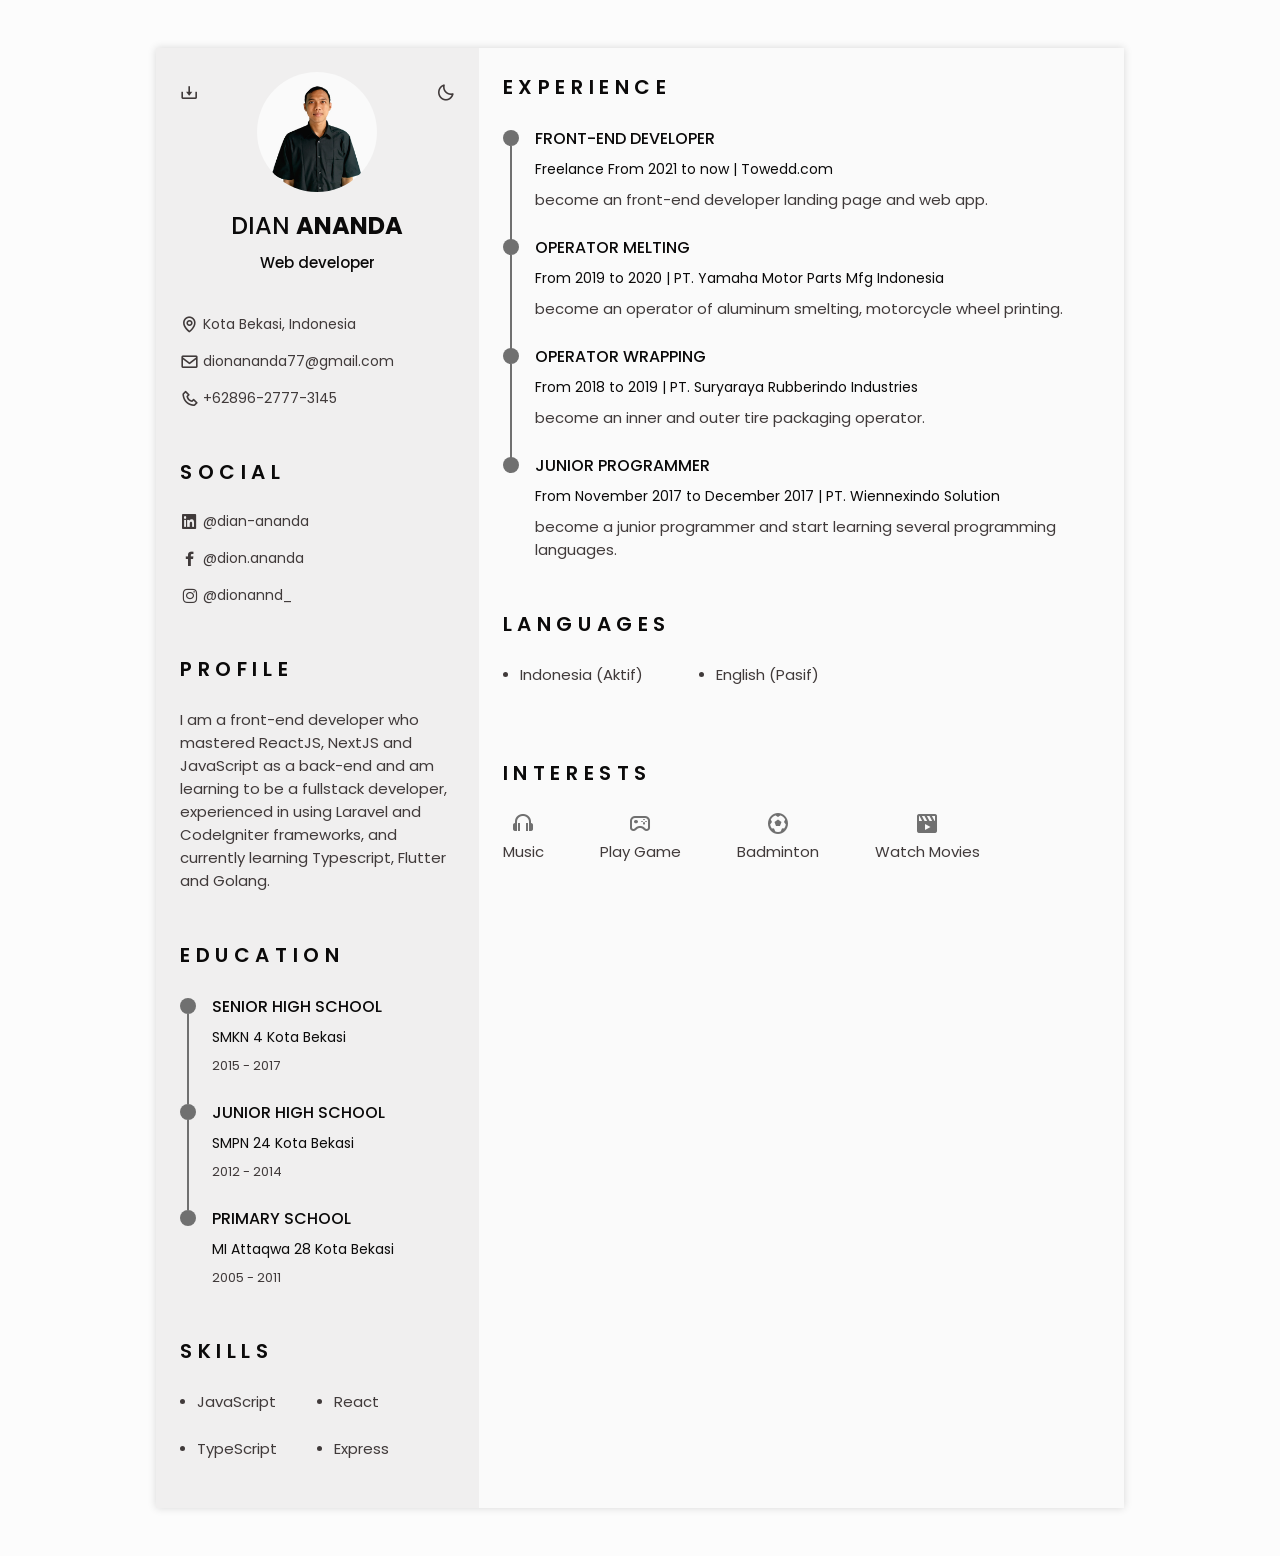
<file: index.html>
<!DOCTYPE html>
<html lang="en">
  <head>
    <meta charset="UTF-8" />
    <meta name="viewport" content="width=device-width, initial-scale=1" />
    <link
      href="https://unpkg.com/boxicons@2.1.2/css/boxicons.min.css"
      rel="stylesheet"
    />
    <title>Dian Ananda</title>
    <link href="assets/css/styles.css" rel="stylesheet" />
  </head>
  <body>
    <!-- Header -->
    <header class="l-header" id="header">
      <nav class="nav bd-container">
        <a href="#" class="nav__logo">Dian Ananda</a>

        <div class="nav__menu" id="nav-menu">
          <ul class="nav__list">
            <li class="nav__item">
              <a href="#home" class="nav__link">
                <i class="bx bx-home nav__icon"></i>Home
              </a>
            </li>

            <li class="nav__item">
              <a href="#profile" class="nav__link">
                <i class="bx bx-user nav__icon"></i>Profile
              </a>
            </li>

            <li class="nav__item">
              <a href="#education" class="nav__link">
                <i class="bx bx-book nav__icon"></i>Education
              </a>
            </li>

            <li class="nav__item">
              <a href="#skills" class="nav__link">
                <i class="bx bx-receipt nav__icon"></i>Skills
              </a>
            </li>

            <li class="nav__item">
              <a href="#experience" class="nav__link">
                <i class="bx bx-briefcase nav__icon"></i>Experience
              </a>
            </li>
          </ul>
        </div>

        <div class="nav__toggle" id="nav-toggle">
          <i class="bx bx-grid-alt"></i>
        </div>
      </nav>
    </header>

    <!-- Main -->
    <main class="l-main bd-container">
      <div class="resume" id="area-cv">
        <div class="resume__left">
          <!-- Home -->
          <section class="home" id="home">
            <div class="home__container section bd-grid">
              <div class="home__data bd-grid">
                <img src="assets/img/Profile.jpg" alt="" class="home__img" />

                <h1 class="home__title">DIAN <b>ANANDA</b></h1>
                <h3 class="home__profession">Web developer</h3>

                <div>
                  <a
                    download=""
                    href="assets/download/Resume_Dian-Ananda.pdf"
                    class="home__button-movil"
                  >
                    Download
                  </a>
                </div>
              </div>

              <div class="home__address bd-grid">
                <span class="home__information">
                  <i class="bx bx-map home__icon"></i> Kota Bekasi, Indonesia
                </span>
                <span class="home__information">
                  <i class="bx bx-envelope home__icon"></i>
                  dionananda77@gmail.com
                </span>
                <span class="home__information">
                  <i class="bx bx-phone home__icon"></i> +62896-2777-3145
                </span>
              </div>
            </div>

            <!-- Dark Mode -->
            <i
              class="bx bx-moon change-theme"
              title="Theme"
              id="theme-button"
            ></i>

            <i
              class="bx bx-download generate-pdf"
              title="Generate PDF"
              id="resume-button"
            ></i>
          </section>

          <!-- Social -->
          <section class="social section">
            <h2 class="section-title">SOCIAL</h2>

            <div class="social__container bd-grid">
              <a
                href="https://www.linkedin.com/in/dian-ananda-552a79152/"
                target="_blank"
                class="social__link"
              >
                <i class="bx bxl-linkedin-square social__icon"></i> @dian-ananda
              </a>

              <a
                href="https://www.facebook.com/dion.ananda"
                target="_blank"
                class="social__link"
              >
                <i class="bx bxl-facebook social__icon"></i> @dion.ananda
              </a>

              <a
                href="https://www.instagram.com/dionannd_/"
                target="_blank"
                class="social__link"
              >
                <i class="bx bxl-instagram social__icon"></i> @dionannd_
              </a>
            </div>
          </section>

          <!-- Profile -->
          <section class="profile section" id="profile">
            <h2 class="section-title">Profile</h2>

            <p class="profile__description">
              I am a front-end developer who mastered ReactJS, NextJS and
              JavaScript as a back-end and am learning to be a fullstack
              developer, experienced in using Laravel and CodeIgniter
              frameworks, and currently learning Typescript, Flutter and Golang.
            </p>
          </section>

          <!-- Education -->
          <section class="education section" id="education">
            <h2 class="section-title">Education</h2>

            <div class="education__container bd-grid">
              <div class="education__content">
                <div class="education__time">
                  <span class="education__rounder"></span>
                  <span class="education__line"></span>
                </div>

                <div class="education__data bd-grid">
                  <h3 class="education__title">SENIOR HIGH SCHOOL</h3>
                  <span class="education__studies">SMKN 4 Kota Bekasi</span>
                  <span class="education__year">2015 - 2017</span>
                </div>
              </div>

              <div class="education__content">
                <div class="education__time">
                  <span class="education__rounder"></span>
                  <span class="education__line"></span>
                </div>

                <div class="education__data bd-grid">
                  <h3 class="education__title">JUNIOR HIGH SCHOOL</h3>
                  <span class="education__studies">SMPN 24 Kota Bekasi</span>
                  <span class="education__year">2012 - 2014</span>
                </div>
              </div>

              <div class="education__content">
                <div class="education__time">
                  <span class="education__rounder"></span>
                </div>

                <div class="education__data bd-grid">
                  <h3 class="education__title">PRIMARY SCHOOL</h3>
                  <span class="education__studies"
                    >MI Attaqwa 28 Kota Bekasi</span
                  >
                  <span class="education__year">2005 - 2011</span>
                </div>
              </div>
            </div>
          </section>

          <!-- Skill -->
          <section class="skill section" id="skills">
            <h2 class="section-title">Skills</h2>

            <div class="skills__content bd-grid">
              <ul class="skills__data">
                <li class="skills__name">
                  <span class="skills__circle"></span> JavaScript
                </li>
                <li class="skills__name">
                  <span class="skills__circle"></span> TypeScript
                </li>
              </ul>
              <ul class="skills__data">
                <li class="skills__name">
                  <span class="skills__circle"></span> React
                </li>
                <li class="skills__name">
                  <span class="skills__circle"></span> Express
                </li>
              </ul>
            </div>
          </section>
        </div>

        <div class="resume__right">
          <!-- Experience -->
          <section class="experience section" id="experience">
            <h2 class="section-title">Experience</h2>

            <div class="experience__container bd-grid">
              <div class="experience__content">
                <div class="experience__time">
                  <span class="experience__rounder"></span>
                  <span class="experience__line"></span>
                </div>

                <div class="experience__data bd-grid">
                  <h3 class="experience__title">FRONT-END DEVELOPER</h3>
                  <span class="experience__company"
                    >Freelance From 2021 to now | Towedd.com</span
                  >
                  <p class="experience__description">
                    become an front-end developer landing page and web app.
                  </p>
                </div>
              </div>

              <div class="experience__content">
                <div class="experience__time">
                  <span class="experience__rounder"></span>
                  <span class="experience__line"></span>
                </div>

                <div class="experience__data bd-grid">
                  <h3 class="experience__title">OPERATOR MELTING</h3>
                  <span class="experience__company"
                    >From 2019 to 2020 | PT. Yamaha Motor Parts Mfg
                    Indonesia</span
                  >
                  <p class="experience__description">
                    become an operator of aluminum smelting, motorcycle wheel
                    printing.
                  </p>
                </div>
              </div>

              <div class="experience__content">
                <div class="experience__time">
                  <span class="experience__rounder"></span>
                  <span class="experience__line"></span>
                </div>

                <div class="experience__data bd-grid">
                  <h3 class="experience__title">OPERATOR WRAPPING</h3>
                  <span class="experience__company"
                    >From 2018 to 2019 | PT. Suryaraya Rubberindo
                    Industries</span
                  >
                  <p class="experience__description">
                    become an inner and outer tire packaging operator.
                  </p>
                </div>
              </div>

              <div class="experience__content">
                <div class="experience__time">
                  <span class="experience__rounder"></span>
                </div>

                <div class="experience__data bd-grid">
                  <h3 class="experience__title">JUNIOR PROGRAMMER</h3>
                  <span class="experience__company"
                    >From November 2017 to December 2017 | PT. Wiennexindo
                    Solution</span
                  >
                  <p class="experience__description">
                    become a junior programmer and start learning several
                    programming languages.
                  </p>
                </div>
              </div>
            </div>
          </section>

          <!-- Languages -->
          <section class="languages section">
            <h2 class="section-title">Languages</h2>

            <div class="languages__container">
              <ul class="languages__content bd-grid">
                <li class="languages__name">
                  <span class="languages__circle"></span> Indonesia (Aktif)
                </li>

                <li class="languages__name">
                  <span class="languages__circle"></span> English (Pasif)
                </li>
              </ul>
            </div>
          </section>

          <!-- Interest -->
          <section class="interests section">
            <h2 class="section-title">Interests</h2>

            <div class="interests__container bd-grid">
              <div class="interests__content">
                <i class="bx bx-headphone interests__icon"></i>
                <span class="interests__name">Music</span>
              </div>

              <div class="interests__content">
                <i class="bx bx-joystick interests__icon"></i>
                <span class="interests__name">Play Game</span>
              </div>

              <div class="interests__content">
                <i class="bx bx-football interests__icon"></i>
                <span class="interests__name">Badminton</span>
              </div>

              <div class="interests__content">
                <i class="bx bxs-movie-play interests__icon"></i>
                <span class="interests__name">Watch Movies</span>
              </div>
            </div>
          </section>
        </div>
      </div>
    </main>

    <a href="#" class="scrolltop" id="scroll-top">
      <i class="bx bx-up-arrow-alt scrolltop__icon"></i>
    </a>
  </body>

  <script src="assets/js/main.js" type="text/javascript"></script>
  <script
    src="assets/js/html2pdf.bundle.min.js"
    type="text/javascript"
  ></script>
</html>
</file>
<file: assets/css/styles.css>
/* Fonts */
@import url("https://fonts.googleapis.com/css2?family=Poppins:wght@400;500;600;700&display=swap");

/*  Variable */
:root {
  --header-height: 3rem;

  /* Colors */
  --title-color: #0b0a0a;
  --text-color: #403a3a;
  --text-color-light: #707070;
  --container-color: #fafafa;
  --container-color-alt: #f0efef;
  --body-color: #fcfcfc;

  /* Font Typography */
  --body-font: "Poppins", sans-serif;
  --h1-font-size: 1.5rem;
  --h2-font-size: 1.25rem;
  --h3-font-size: 1rem;
  --normal-font-size: 0.938rem;
  --small-font-size: 0.875rem;
  --smaller-font-size: 0.813rem;

  /* Font Weight */
  --font-medium: 500;
  --font-semibold: 600;

  /* Margin */
  --mb-1: 0.5rem;
  --mb-2: 1rem;
  --mb-3: 1.5rem;

  /* z index */
  --z-tooltip: 10;
  --z-fixed: 100;
}

/* Base */
*,
::before,
::after {
  box-sizing: border-box;
}

html {
  scroll-behavior: smooth;
}

/* Variable Dark Theme */
body.dark-theme {
  --title-color: #f2f2f2;
  --text-color: #bfbfbf;
  --container-color: #212121;
  --container-color-alt: #181616;
  --body-color: #2b2b2b;
}

/* Dark Theme */
.change-theme {
  position: absolute;
  right: 0;
  top: 2.2rem;
  display: flex;
  color: var(--text-color);
  font-size: 1.2rem;
  cursor: pointer;
  transition: color 0.3s ease-in-out;
}

.change-theme:hover {
  color: var(--title-color);
}

/* Font if scale */
body.scale-cv {
  --h1-font-size: 0.938rem;
  --h2-font-size: 0.938rem;
  --h3-font-size: 0.875rem;
  --normal-font-size: 0.813rem;
  --small-font-size: 0.75rem;
  --smaller-font-size: 0.688rem;
}

/* Generate PDF Button */
.generate-pdf {
  display: none;
  position: absolute;
  top: 2.2rem;
  left: 0;
  font-size: 1.2rem;
  color: var(--text-color);
  cursor: pointer;
}

.generate-pdf:hover {
  color: var(--title-color);
}

/* A4 print sheet */
.scale-cv .change-theme,
.scale-cv .generate-pdf {
  display: none;
}

.scale-cv .bd-container {
  max-width: 595px;
}

.scale-cv .section {
  padding: 1.5rem 0 0.8rem;
}

.scale-cv .section-title {
  margin-bottom: 0.75rem;
}

.scale-cv .resume__left,
.scale-cv .resume__right {
  padding: 0 1rem;
}

.scale-cv .home__img {
  width: 80px;
  height: 80px;
}

.scale-cv .home__container {
  gap: 1.5rem;
}

.scale-cv .home__data {
  gap: 0.25rem;
}

.scale-cv .home__address,
.scale-cv .social__container {
  gap: 0.75rem;
}

.scale-cv .home__icon,
.scale-cv .social__icon,
.scale-cv .interests__icon {
  font-size: 1rem;
}

.scale-cv .education__container,
.scale-cv .experience__container {
  gap: 1rem;
}

.scale-cv .education__time,
.scale-cv .experience__time {
  padding-right: 0.5rem;
}

.scale-cv .education__rounder,
.scale-cv .experience__rounder {
  width: 10px;
  height: 10px;
  margin-top: 0.22rem;
}

.scale-cv .education__line,
.scale-cv .experience__line {
  width: 1px;
  height: 100%;
  transform: translate(5px, 0);
}

.scale-cv .education__data,
.scale-cv .experience__data {
  gap: 0.25rem;
}

.scale-cv .skills__name {
  margin-bottom: var(--mb-1);
}

.scale-cv .interests__container {
  column-gap: 2.5rem;
}

body {
  margin: 0 0 var(--header-height) 0;
  padding: 0;
  font-family: var(--body-font);
  font-size: var(--normal-font-size);
  background-color: var(--body-color);
  color: var(--text-color);
}

h1,
h2,
h3,
ul,
p {
  margin: 0;
}

h1,
h2,
h3 {
  color: var(--title-color);
  font-weight: var(--font-medium);
}

ul {
  padding: 0;
  list-style: none;
}

a {
  text-decoration: none;
}

img {
  max-width: 100%;
  height: auto;
}

/* Class CSS */
.section {
  padding: 1.5rem 0;
}

.section-title {
  font-size: var(--h2-font-size);
  color: var(--title-color);
  font-weight: var(--font-semibold);
  text-transform: uppercase;
  letter-spacing: 0.35rem;
  text-align: center;
  margin-bottom: var(--mb-3);
}

/* Layout */
.bd-container {
  max-width: 968px;
  width: calc(100% - 3rem);
  margin-left: var(--mb-3);
  margin-right: var(--mb-3);
}

.bd-grid {
  display: grid;
  gap: 1.5rem;
}

.l-header {
  width: 100%;
  position: fixed;
  bottom: 0;
  left: 0;
  z-index: var(--z-fixed);
  background-color: var(--body-color);
  box-shadow: 0 -1px 4px rgba(0, 0, 0, 0.1);
  transition: 0.3s;
}

/* Nav */
.nav {
  height: var(--header-height);
  display: flex;
  justify-content: space-between;
  align-items: center;
}

@media screen and (max-width: 968px) {
  .nav__menu {
    position: fixed;
    bottom: -100%;
    left: 0;
    width: 100%;
    padding: 2rem 1.5rem;
    background-color: var(--body-color);
    box-shadow: 0 1px 4px rgba(0, 0, 0, 0.1);
    border-radius: 1rem 1rem 0 0;
    z-index: var(--z-fixed);
    transition: 0.3s;
  }
}

.nav__logo,
.nav__toggle {
  color: var(--title-color);
  font-weight: var(--font-medium);
}

.nav__toggle {
  font-size: 1.2rem;
  cursor: pointer;
}

.nav__item {
  text-align: center;
}

.nav__list {
  display: grid;
  grid-template-columns: repeat(3, 1fr);
  gap: 2rem;
}

.nav__link {
  display: flex;
  flex-direction: column;
  font-size: var(--smaller-font-size);
  color: var(--text-color-light);
  font-weight: var(--font-medium);
}

.nav__link:hover {
  color: var(--title-color);
}

.nav__icon {
  font-size: 1.2rem;
  margin-bottom: var(--mb-1);
}

/* Show menu */
.show-menu {
  bottom: var(--header-height);
}

.active-link {
  color: var(--title-color);
}

/* Home */
.home {
  position: relative;
}

.home__container {
  gap: 3rem;
}

.home__data {
  gap: 0.5rem;
  text-align: center;
}

.home__img {
  width: 120px;
  height: 120px;
  border-radius: 50%;
  justify-self: center;
  margin-bottom: var(--mb-1);
}

.home__title {
  font-size: var(--h1-font-size);
}

.home__profession {
  font-size: var(--normal-font-size);
  margin-bottom: var(--mb-1);
}

.home__address {
  gap: 1rem;
}

.home__information {
  display: flex;
  align-items: center;
  font-size: var(--small-font-size);
}

.home__icon {
  font-size: 1.2rem;
  margin-right: 0.25rem;
}

.home__button-movil {
  display: inline-block;
  border: 2px solid var(--text-color);
  color: var(--title-color);
  padding: 1rem 2rem;
  border-radius: 0.25rem;
  transition: 0.3s;
  font-weight: var(--font-medium);
  margin-top: var(--mb-3);
}

.home__button-movil:hover {
  background-color: var(--text-color);
  color: var(--container-color);
}

/* Social */
.social__container {
  grid-template-columns: max-content;
  gap: 1rem;
}

.social__link {
  display: inline-flex;
  align-items: center;
  font-size: var(--small-font-size);
  color: var(--text-color);
}

.social__link:hover {
  color: var(--title-color);
}

.social__icon {
  font-size: 1.2rem;
  margin-right: 0.25rem;
}

/* Profile */
.profile__description {
  text-align: center;
}

/* Education & Experience */
.education__content,
.experience__content {
  display: flex;
}

.education__time,
.experience__time {
  padding-right: 1rem;
}

.education__rounder,
.experience__rounder {
  position: relative;
  display: block;
  width: 16px;
  height: 16px;
  background-color: var(--text-color-light);
  border-radius: 50%;
  margin-top: 0.25rem;
}

.education__line,
.experience__line {
  display: block;
  width: 2px;
  height: 110%;
  background-color: var(--text-color-light);
  transform: translate(7px, 0);
}

.education__data,
.experience__data {
  gap: 0.5rem;
}

.education__title,
.experience__title {
  font-size: var(--h3-font-size);
}

.education__studies,
.experience__company {
  font-size: var(--small-font-size);
  color: var(--title-color);
}

.education__year {
  font-size: var(--smaller-font-size);
}

/* Skills & Languages */
.skills__content,
.languages__content {
  grid-template-columns: repeat(2, 1fr);
}

.skills__content {
  gap: 0;
}

.skills__name,
.languages__name {
  display: flex;
  align-items: center;
  margin-bottom: var(--mb-3);
}

.skills__circle,
.languages__circle {
  display: inline-block;
  width: 5px;
  height: 5px;
  background-color: var(--text-color);
  border-radius: 50%;
  margin-right: 0.75rem;
}

/* Interest */
.interests__container {
  grid-template-columns: repeat(2, 1fr);
  margin-top: var(--mb-2);
}

.interests__content {
  display: flex;
  flex-direction: column;
  align-items: center;
}

.interests__icon {
  font-size: 1.5rem;
  color: var(--text-color-light);
  margin-bottom: 0.25rem;
}

/* Scrolltop */
.scrolltop {
  position: fixed;
  right: 1rem;
  bottom: -20%;
  display: flex;
  justify-content: center;
  align-items: center;
  padding: 0.3rem;
  background-color: var(--container-color-alt);
  border-radius: 0.4rem;
  z-index: var(--z-tooltip);
  transition: 0.4s;
  visibility: hidden;
}

.scrolltop__icon {
  font-size: 1.2rem;
  color: var(--text-color);
}

.show-scroll {
  visibility: visible;
  bottom: 5rem;
}

/* Media Queries */
@media screen and (max-width: 320px) {
  .nav__list {
    grid-template-columns: repeat(2, 1fr);
    gap: 1rem 0.5rem;
  }
}

@media screen and (min-width: 968px) {
  body {
    margin: 3rem 0;
  }

  .bd-container {
    margin-left: auto;
    margin-right: auto;
  }

  .l-header,
  .scrolltop {
    display: none;
  }

  .resume {
    display: grid;
    grid-template-columns: 0.5fr 1fr;
    background-color: var(--container-color);
    box-shadow: 0 0 8px rgba(13, 12, 12, 0.15);
  }

  .resume__left {
    background-color: var(--container-color-alt);
  }

  .resume__left,
  .resume__right {
    padding: 0 1.5rem;
  }

  .generate-pdf {
    display: inline-block;
  }

  .section-title,
  .profile__description {
    text-align: initial;
  }

  .home__container {
    gap: 1.5rem;
  }

  .home__button-movil {
    display: none;
  }

  .languages__content {
    grid-template-columns: repeat(2, max-content);
    column-gap: 3.5rem;
  }

  .interests__container {
    grid-template-columns: repeat(4, max-content);
    column-gap: 3.5rem;
  }
}
</file>
